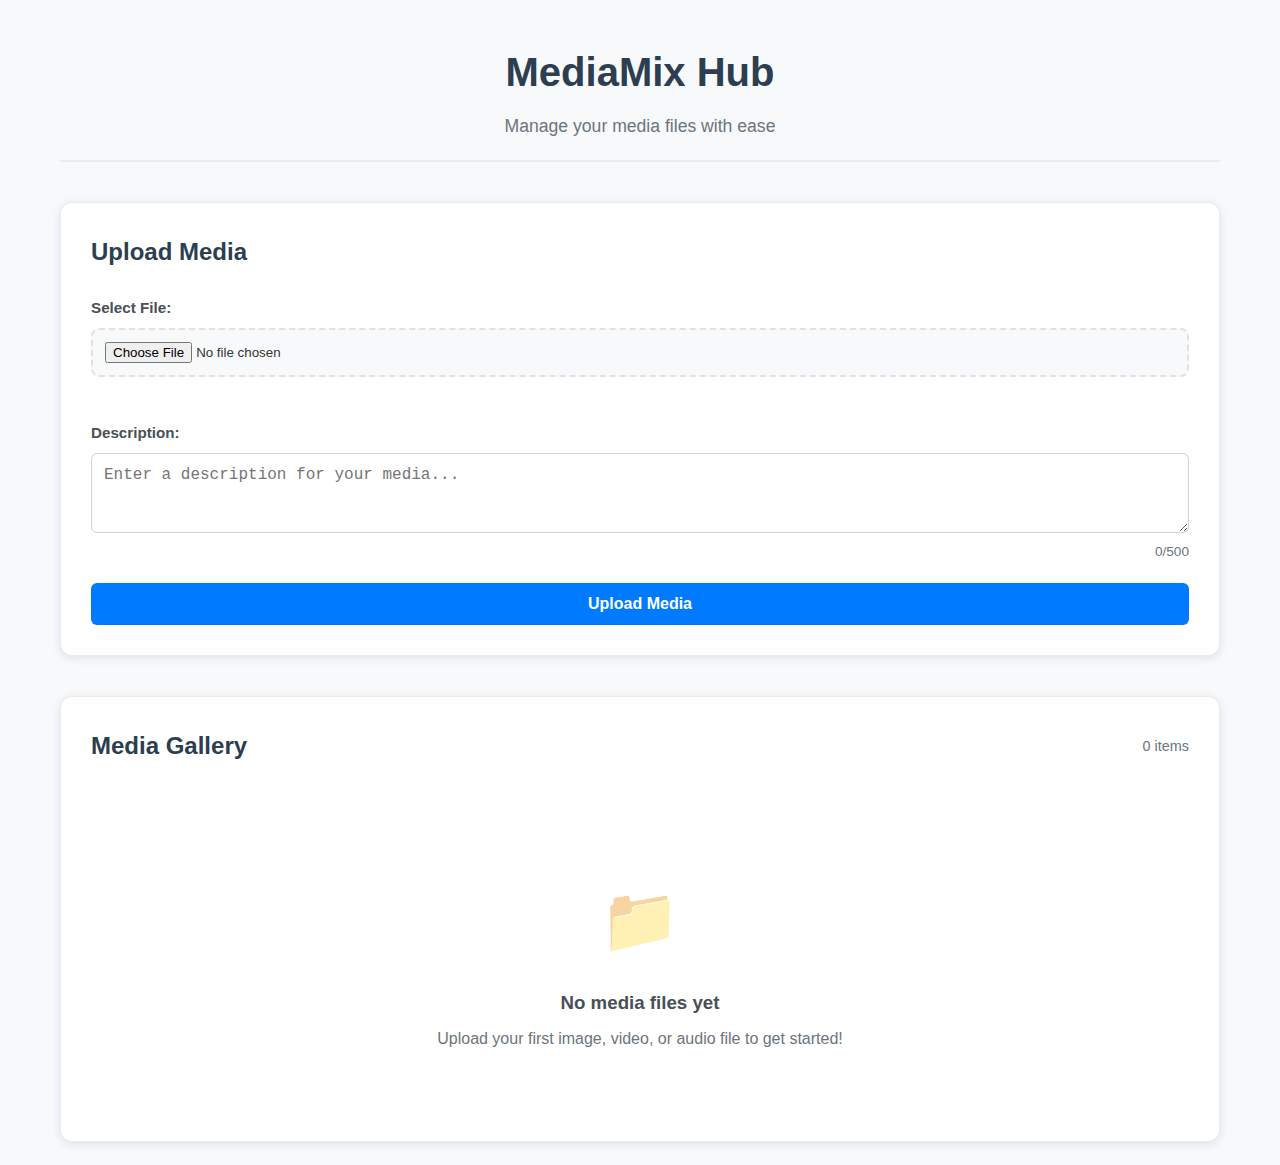
<file: index.html>
<!DOCTYPE html>
<html lang="en">
<head>
    <meta charset="UTF-8">
    <meta name="viewport" content="width=device-width, initial-scale=1.0">
    <title>MediaMix Hub</title>
    <link rel="stylesheet" href="styles.css">
</head>
<body>
    <div class="app-container">
        <!-- Header Section -->
        <header class="app-header">
            <h1>MediaMix Hub</h1>
            <p>Manage your media files with ease</p>
        </header>

        <!-- Upload Section -->
        <section class="upload-section" id="uploadSection">
            <h2>Upload Media</h2>
            <form class="upload-form" id="uploadForm">
                <div class="form-group">
                    <label for="fileInput">Select File:</label>
                    <input 
                        type="file" 
                        id="fileInput" 
                        accept="image/*,video/*,audio/*"
                        class="file-input"
                    >
                    <div class="file-info" id="fileInfo"></div>
                </div>
                
                <div class="form-group">
                    <label for="descriptionInput">Description:</label>
                    <textarea 
                        id="descriptionInput" 
                        class="description-input"
                        placeholder="Enter a description for your media..."
                        maxlength="500"
                        rows="3"
                    ></textarea>
                    <div class="char-count" id="charCount">0/500</div>
                </div>
                
                <button type="submit" class="upload-btn" id="uploadBtn">
                    <span class="btn-text">Upload Media</span>
                    <span class="loading-spinner" id="uploadSpinner"></span>
                </button>
                
                <div class="error-message" id="uploadError"></div>
                <div class="success-message" id="uploadSuccess"></div>
            </form>
        </section>

        <!-- Gallery Section -->
        <section class="gallery-section" id="gallerySection">
            <div class="gallery-header">
                <h2>Media Gallery</h2>
                <div class="gallery-stats" id="galleryStats"></div>
            </div>
            
            <div class="gallery-container" id="galleryContainer">
                <!-- Media cards will be dynamically inserted here -->
            </div>
            
            <div class="empty-state" id="emptyState">
                <div class="empty-icon">📁</div>
                <h3>No media files yet</h3>
                <p>Upload your first image, video, or audio file to get started!</p>
            </div>
        </section>
    </div>

    <!-- Edit Modal (hidden by default) -->
    <div class="modal-overlay" id="editModal">
        <div class="modal-content">
            <div class="modal-header">
                <h3>Edit Description</h3>
                <button class="modal-close" id="modalClose">&times;</button>
            </div>
            <div class="modal-body">
                <textarea 
                    id="editDescriptionInput" 
                    class="edit-description-input"
                    maxlength="500"
                    rows="4"
                ></textarea>
                <div class="char-count" id="editCharCount">0/500</div>
            </div>
            <div class="modal-footer">
                <button class="btn btn-secondary" id="cancelEdit">Cancel</button>
                <button class="btn btn-primary" id="saveEdit">Save Changes</button>
            </div>
        </div>
    </div>

    <!-- View Modal (hidden by default) -->
    <div class="modal-overlay" id="viewModal">
        <div class="modal-content view-modal-content">
            <div class="modal-header">
                <h3 id="viewModalTitle">View Media</h3>
                <button class="modal-close" id="viewModalClose">&times;</button>
            </div>
            <div class="modal-body view-modal-body">
                <div class="media-preview" id="mediaPreview">
                    <!-- Media content will be inserted here -->
                </div>
                <div class="media-details" id="mediaDetails">
                    <!-- Media details will be inserted here -->
                </div>
            </div>
            <div class="modal-footer">
                <button class="btn btn-secondary" id="closeView">Close</button>
            </div>
        </div>
    </div>

    <script src="app.js"></script>
</body>
</html>
</file>
<file: styles.css>
/* Reset and Base Styles */
* {
    margin: 0;
    padding: 0;
    box-sizing: border-box;
}

body {
    font-family: -apple-system, BlinkMacSystemFont, 'Segoe UI', Roboto, Oxygen, Ubuntu, Cantarell, sans-serif;
    line-height: 1.6;
    color: #333;
    background-color: #f8f9fa;
}

/* App Container */
.app-container {
    max-width: 1200px;
    margin: 0 auto;
    padding: 20px;
    min-height: 100vh;
}

/* Header Styles */
.app-header {
    text-align: center;
    margin-bottom: 40px;
    padding: 20px 0;
    border-bottom: 2px solid #e9ecef;
}

.app-header h1 {
    font-size: 2.5rem;
    color: #2c3e50;
    margin-bottom: 8px;
}

.app-header p {
    font-size: 1.1rem;
    color: #6c757d;
}

/* Upload Section */
.upload-section {
    background: white;
    border-radius: 12px;
    padding: 30px;
    margin-bottom: 40px;
    box-shadow: 0 2px 10px rgba(0, 0, 0, 0.1);
    border: 1px solid #e9ecef;
}

.upload-section h2 {
    margin-bottom: 24px;
    color: #2c3e50;
    font-size: 1.5rem;
}

.upload-form {
    display: flex;
    flex-direction: column;
    gap: 20px;
}

.form-group {
    display: flex;
    flex-direction: column;
    gap: 8px;
}

.form-group label {
    font-weight: 600;
    color: #495057;
    font-size: 0.95rem;
}

/* File Input Styles */
.file-input {
    padding: 12px;
    border: 2px dashed #dee2e6;
    border-radius: 8px;
    background-color: #f8f9fa;
    cursor: pointer;
    transition: all 0.3s ease;
}

.file-input:hover {
    border-color: #007bff;
    background-color: #e7f3ff;
}

.file-input:focus {
    outline: none;
    border-color: #007bff;
    box-shadow: 0 0 0 3px rgba(0, 123, 255, 0.1);
}

.file-info {
    font-size: 0.9rem;
    color: #6c757d;
    padding: 8px 0;
}

/* Description Input */
.description-input, .edit-description-input {
    padding: 12px;
    border: 1px solid #ced4da;
    border-radius: 6px;
    font-size: 1rem;
    resize: vertical;
    transition: border-color 0.3s ease;
}

.description-input:focus, .edit-description-input:focus {
    outline: none;
    border-color: #007bff;
    box-shadow: 0 0 0 3px rgba(0, 123, 255, 0.1);
}

.char-count {
    font-size: 0.85rem;
    color: #6c757d;
    text-align: right;
}

/* Button Styles */
.upload-btn, .btn {
    padding: 12px 24px;
    border: none;
    border-radius: 6px;
    font-size: 1rem;
    font-weight: 600;
    cursor: pointer;
    transition: all 0.3s ease;
    display: flex;
    align-items: center;
    justify-content: center;
    gap: 8px;
}

.upload-btn {
    background-color: #007bff;
    color: white;
}

.upload-btn:hover:not(:disabled) {
    background-color: #0056b3;
    transform: translateY(-1px);
}

.upload-btn:disabled {
    background-color: #6c757d;
    cursor: not-allowed;
}

.btn-primary {
    background-color: #007bff;
    color: white;
}

.btn-secondary {
    background-color: #6c757d;
    color: white;
}

.btn:hover {
    opacity: 0.9;
    transform: translateY(-1px);
}

/* Loading Spinner */
.loading-spinner {
    width: 16px;
    height: 16px;
    border: 2px solid transparent;
    border-top: 2px solid currentColor;
    border-radius: 50%;
    animation: spin 1s linear infinite;
    display: none;
}

.loading .loading-spinner {
    display: block;
}

.loading .btn-text {
    display: none;
}

@keyframes spin {
    0% { transform: rotate(0deg); }
    100% { transform: rotate(360deg); }
}

/* Message Styles */
.error-message, .success-message {
    padding: 12px;
    border-radius: 6px;
    font-size: 0.9rem;
    display: none;
}

.error-message {
    background-color: #f8d7da;
    color: #721c24;
    border: 1px solid #f5c6cb;
}

.success-message {
    background-color: #d4edda;
    color: #155724;
    border: 1px solid #c3e6cb;
}

/* Gallery Section */
.gallery-section {
    background: white;
    border-radius: 12px;
    padding: 30px;
    box-shadow: 0 2px 10px rgba(0, 0, 0, 0.1);
    border: 1px solid #e9ecef;
}

.gallery-header {
    display: flex;
    justify-content: space-between;
    align-items: center;
    margin-bottom: 24px;
}

.gallery-header h2 {
    color: #2c3e50;
    font-size: 1.5rem;
}

.gallery-stats {
    font-size: 0.9rem;
    color: #6c757d;
}

/* Gallery Grid */
.gallery-container {
    display: grid;
    grid-template-columns: repeat(auto-fill, minmax(280px, 1fr));
    gap: 20px;
    margin-bottom: 20px;
}

/* Media Card */
.media-card {
    background: #f8f9fa;
    border: 1px solid #e9ecef;
    border-radius: 8px;
    padding: 16px;
    transition: all 0.3s ease;
}

.media-card:hover {
    transform: translateY(-2px);
    box-shadow: 0 4px 15px rgba(0, 0, 0, 0.1);
}

.media-header {
    display: flex;
    align-items: center;
    gap: 12px;
    margin-bottom: 12px;
}

.media-icon {
    font-size: 2rem;
    width: 48px;
    height: 48px;
    display: flex;
    align-items: center;
    justify-content: center;
    background: white;
    border-radius: 6px;
    border: 1px solid #dee2e6;
}

.media-info h3 {
    font-size: 1rem;
    color: #2c3e50;
    margin-bottom: 4px;
    word-break: break-word;
}

.media-date {
    font-size: 0.85rem;
    color: #6c757d;
}

.media-description {
    margin-bottom: 16px;
    color: #495057;
    font-size: 0.95rem;
    line-height: 1.5;
    word-wrap: break-word;
}

.media-actions {
    display: flex;
    gap: 8px;
}

.action-btn {
    padding: 6px 12px;
    border: 1px solid #dee2e6;
    border-radius: 4px;
    background: white;
    color: #495057;
    font-size: 0.85rem;
    cursor: pointer;
    transition: all 0.2s ease;
}

.action-btn:hover {
    background-color: #e9ecef;
}

.edit-btn:hover {
    background-color: #007bff;
    color: white;
    border-color: #007bff;
}

.delete-btn:hover {
    background-color: #dc3545;
    color: white;
    border-color: #dc3545;
}

/* Empty State */
.empty-state {
    text-align: center;
    padding: 60px 20px;
    color: #6c757d;
    display: none;
}

.empty-state.show {
    display: block;
}

.empty-icon {
    font-size: 4rem;
    margin-bottom: 16px;
    opacity: 0.5;
}

.empty-state h3 {
    margin-bottom: 8px;
    color: #495057;
}

/* Modal Styles */
.modal-overlay {
    position: fixed;
    top: 0;
    left: 0;
    width: 100%;
    height: 100%;
    background-color: rgba(0, 0, 0, 0.5);
    display: none;
    align-items: center;
    justify-content: center;
    z-index: 1000;
}

.modal-overlay.show {
    display: flex;
}

.modal-content {
    background: white;
    border-radius: 8px;
    width: 90%;
    max-width: 500px;
    max-height: 90vh;
    overflow-y: auto;
}

.view-modal-content {
    max-width: 800px;
}

.modal-header {
    display: flex;
    justify-content: space-between;
    align-items: center;
    padding: 20px;
    border-bottom: 1px solid #e9ecef;
}

.modal-header h3 {
    margin: 0;
    color: #2c3e50;
}

.modal-close {
    background: none;
    border: none;
    font-size: 1.5rem;
    cursor: pointer;
    color: #6c757d;
    padding: 0;
    width: 30px;
    height: 30px;
    display: flex;
    align-items: center;
    justify-content: center;
}

.modal-close:hover {
    color: #495057;
}

.modal-body {
    padding: 20px;
}

.modal-footer {
    display: flex;
    justify-content: flex-end;
    gap: 12px;
    padding: 20px;
    border-top: 1px solid #e9ecef;
}

/* View Modal Specific Styles */
.view-modal-body {
    padding: 20px;
    text-align: center;
}

.media-preview {
    margin-bottom: 20px;
    max-height: 400px;
    overflow: hidden;
    border-radius: 8px;
    background: #f8f9fa;
    display: flex;
    align-items: center;
    justify-content: center;
    min-height: 200px;
}

.media-preview img {
    max-width: 100%;
    max-height: 400px;
    object-fit: contain;
    border-radius: 4px;
}

.media-preview video {
    max-width: 100%;
    max-height: 400px;
    border-radius: 4px;
}

.media-preview audio {
    width: 100%;
    max-width: 400px;
}

.media-preview .file-placeholder {
    display: flex;
    flex-direction: column;
    align-items: center;
    gap: 16px;
    color: #6c757d;
    padding: 40px;
}

.media-preview .file-placeholder .file-icon {
    font-size: 4rem;
    opacity: 0.7;
}

.media-details {
    background: #f8f9fa;
    border-radius: 8px;
    padding: 16px;
    text-align: left;
}

.media-details h4 {
    margin-bottom: 12px;
    color: #2c3e50;
    font-size: 1.1rem;
}

.detail-row {
    display: flex;
    justify-content: space-between;
    align-items: flex-start;
    margin-bottom: 8px;
    padding: 4px 0;
}

.detail-label {
    font-weight: 600;
    color: #495057;
    min-width: 100px;
}

.detail-value {
    color: #6c757d;
    text-align: right;
    word-break: break-word;
    flex: 1;
    margin-left: 16px;
}

.view-btn:hover {
    background-color: #28a745;
    color: white;
    border-color: #28a745;
}

/* Responsive Design */
@media (max-width: 768px) {
    .app-container {
        padding: 16px;
    }
    
    .app-header h1 {
        font-size: 2rem;
    }
    
    .upload-section, .gallery-section {
        padding: 20px;
    }
    
    .gallery-container {
        grid-template-columns: 1fr;
    }
    
    .gallery-header {
        flex-direction: column;
        align-items: flex-start;
        gap: 8px;
    }
    
    .modal-content {
        width: 95%;
        margin: 20px;
    }
}

@media (max-width: 480px) {
    .upload-form {
        gap: 16px;
    }
    
    .media-actions {
        flex-direction: column;
    }
    
    .action-btn {
        text-align: center;
    }
}
</file>
